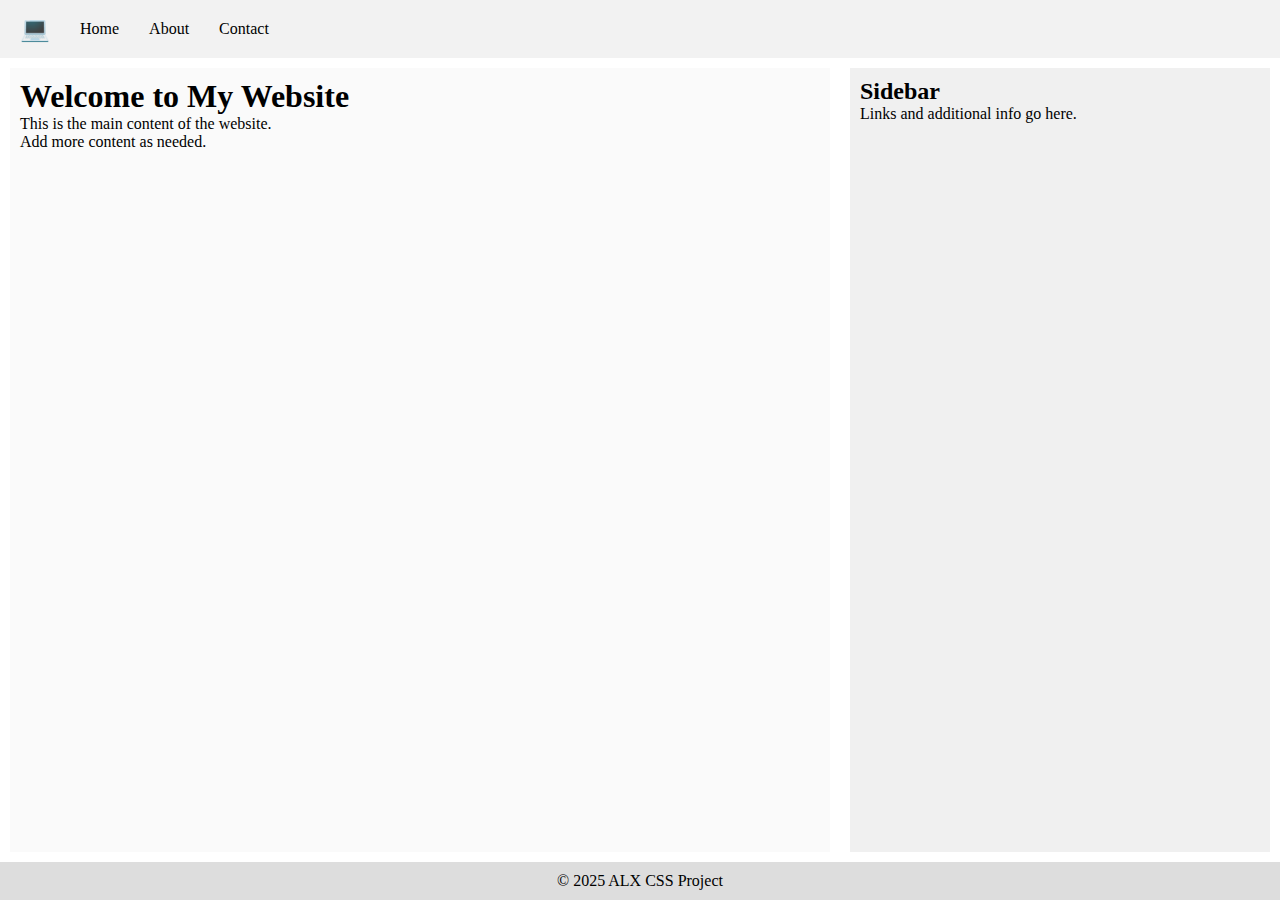
<file: css_basic/index.html>
<!DOCTYPE html>
<html lang="en">
<head>
    <meta charset="UTF-8">
    <meta name="viewport" content="width=device-width, initial-scale=1.0">
    <title>Index Page</title>
    <link href="base.css" rel="stylesheet">
    <link href="styles.css" rel="stylesheet">
</head>
<body class="works_on_smartphone">
    <header>
        <ul>
            <li class="logo">&#128187;</li>
            <li>Home</li>
            <li>About</li>
            <li>Contact</li>
        </ul>
    </header>
    <main>
        <article>
            <h1>Welcome to My Website</h1>
            <p>This is the main content of the website.</p>
            <p>Add more content as needed.</p>
        </article>
        <aside>
            <h2>Sidebar</h2>
            <p>Links and additional info go here.</p>
        </aside>
    </main>
    <footer>
        <p>© 2025 ALX CSS Project</p>
    </footer>
</body>
</html>
</file>
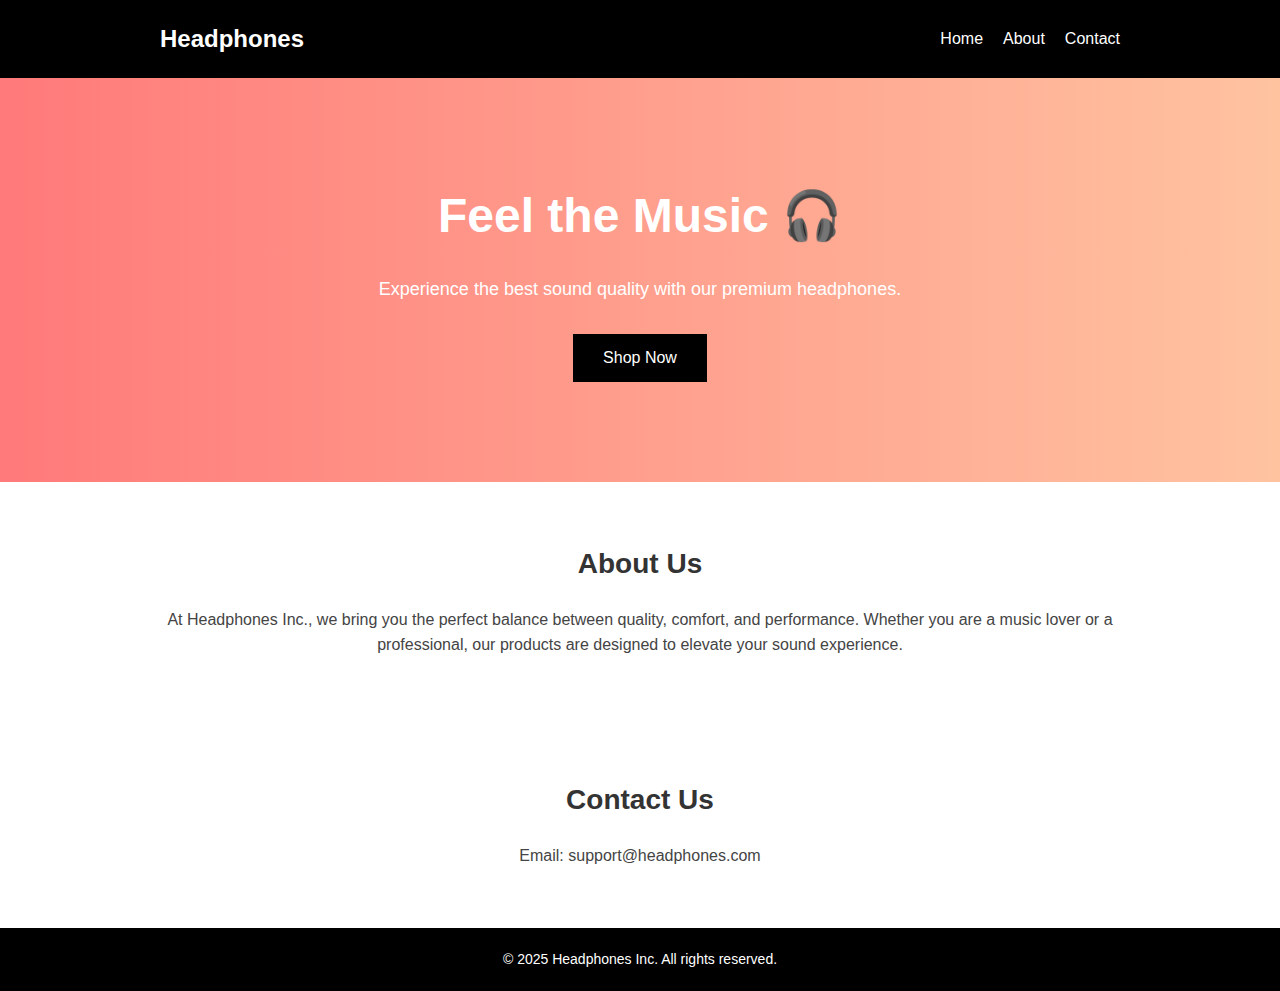
<file: headphones/index.html>
<!DOCTYPE html>
<html lang="en">
  <head>
    <meta charset="UTF-8" />
    <meta name="viewport" content="width=device-width, initial-scale=1.0" />
    <title>Headphones</title>
    <link rel="stylesheet" href="styles.css" />
  </head>
  <body>
    <!-- Header Section -->
    <header>
      <div class="container header-content">
        <h1>Headphones</h1>
        <nav>
          <ul>
            <li><a href="#home">Home</a></li>
            <li><a href="#about">About</a></li>
            <li><a href="#contact">Contact</a></li>
          </ul>
        </nav>
      </div>
    </header>

    <!-- Hero Section -->
    <main>
      <section id="home" class="hero">
        <h2>Feel the Music 🎧</h2>
        <p>Experience the best sound quality with our premium headphones.</p>
        <button>Shop Now</button>
      </section>

      <!-- About Section -->
      <section id="about" class="content">
        <h3>About Us</h3>
        <p>
          At Headphones Inc., we bring you the perfect balance between quality,
          comfort, and performance. Whether you are a music lover or a
          professional, our products are designed to elevate your sound
          experience.
        </p>
      </section>

      <!-- Contact Section -->
      <section id="contact" class="content">
        <h3>Contact Us</h3>
        <p>Email: support@headphones.com</p>
      </section>
    </main>

    <!-- Footer -->
    <footer>
      <p>&copy; 2025 Headphones Inc. All rights reserved.</p>
    </footer>
  </body>
</html>
</file>
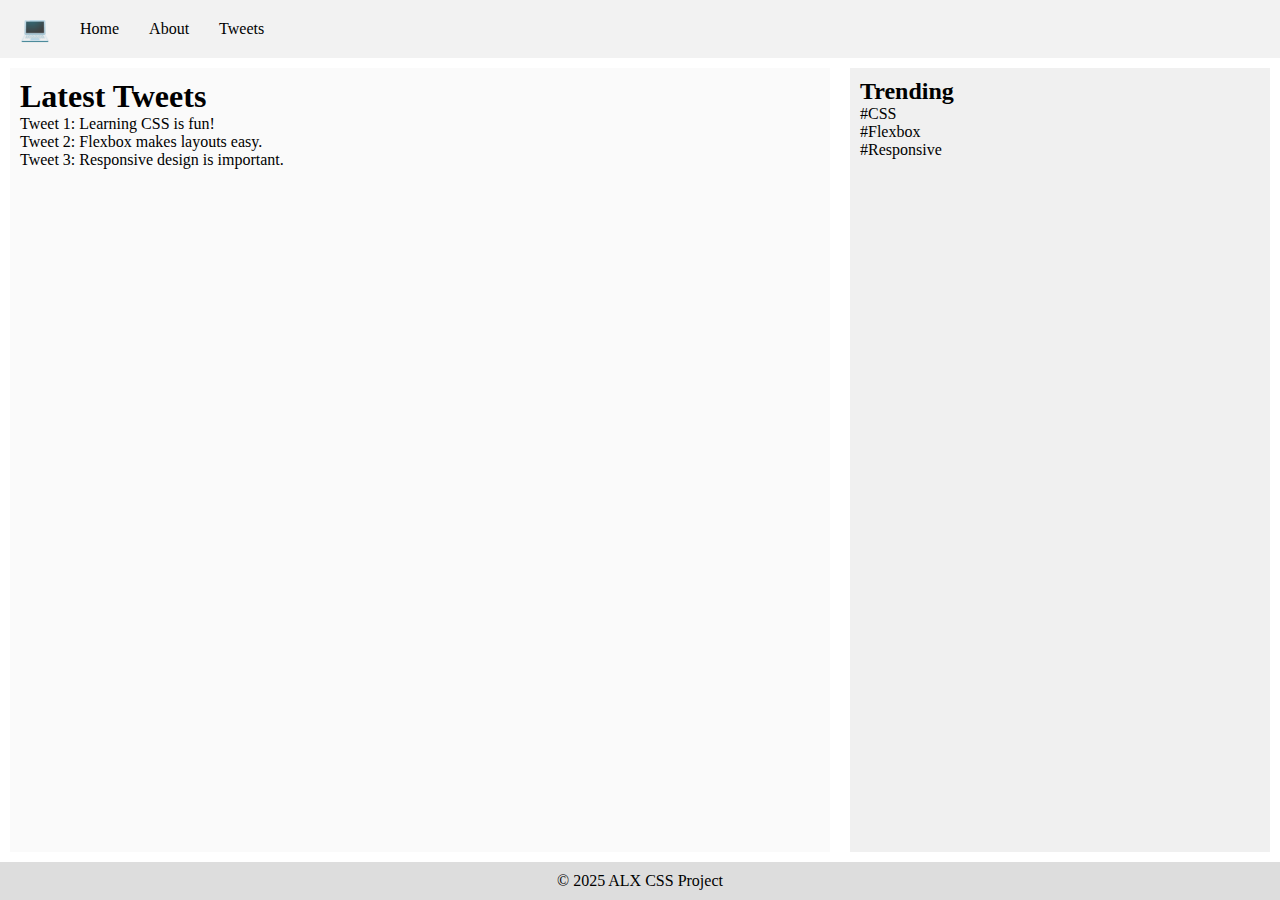
<file: css_basic/tweets.html>
<!DOCTYPE html>
<html lang="en">
<head>
    <meta charset="UTF-8">
    <meta name="viewport" content="width=device-width, initial-scale=1.0">
    <title>Tweets Page</title>
    <link href="base.css" rel="stylesheet">
    <link href="styles.css" rel="stylesheet">
</head>
<body class="works_on_smartphone">
    <header>
        <ul>
            <li class="logo">&#128187;</li>
            <li>Home</li>
            <li>About</li>
            <li>Tweets</li>
        </ul>
    </header>
    <main>
        <article>
            <h1>Latest Tweets</h1>
            <p>Tweet 1: Learning CSS is fun!</p>
            <p>Tweet 2: Flexbox makes layouts easy.</p>
            <p>Tweet 3: Responsive design is important.</p>
        </article>
        <aside>
            <h2>Trending</h2>
            <p>#CSS</p>
            <p>#Flexbox</p>
            <p>#Responsive</p>
        </aside>
    </main>
    <footer>
        <p>© 2025 ALX CSS Project</p>
    </footer>
</body>
</html>
</file>
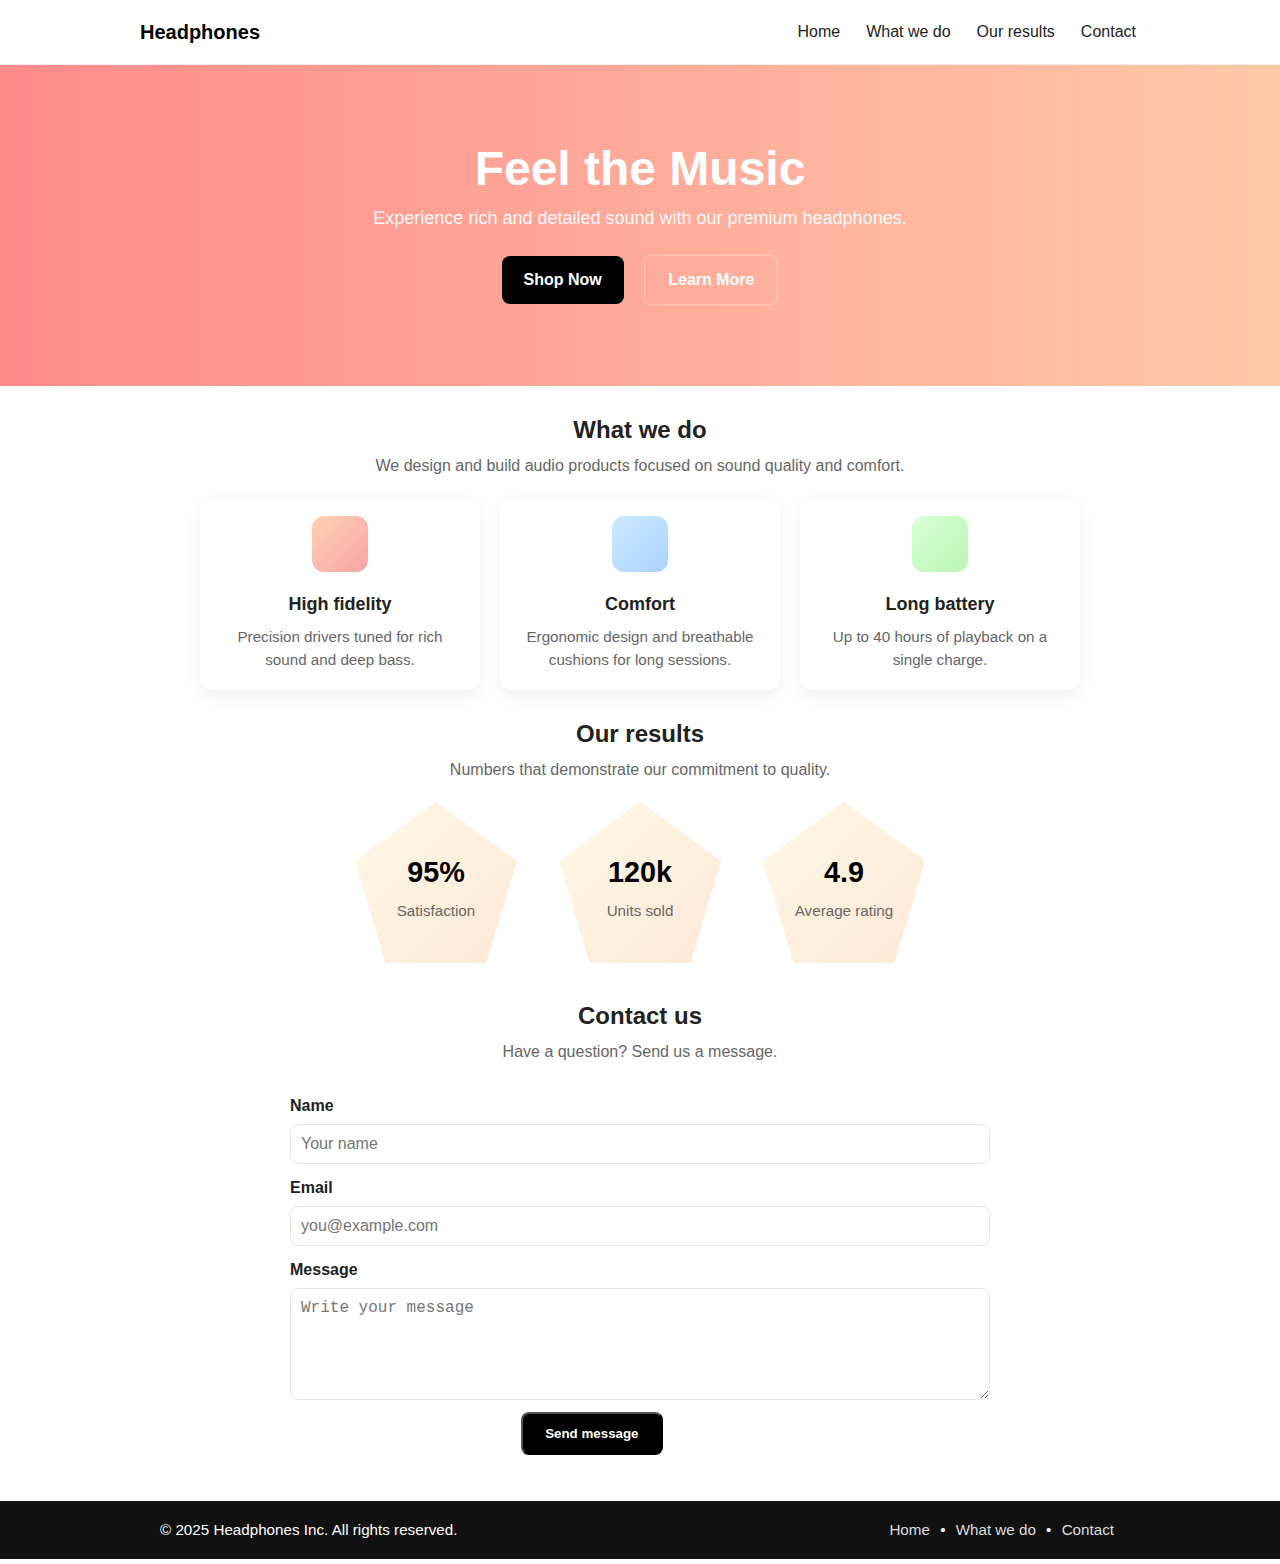
<file: headphones/8-index.html>
<!DOCTYPE html>
<html lang="en">
<head>
  <meta charset="utf-8" />
  <meta name="viewport" content="width=device-width,initial-scale=1" />
  <title>Headphones — Feel the Music</title>
  <link rel="stylesheet" href="8-styles.css" />
</head>
<body>
  <!-- Header -->
  <header class="site-header">
    <div class="container header-inner">
      <a href="#" class="brand" aria-label="Headphones home">Headphones</a>

      <nav class="main-nav" id="main-nav" aria-label="Main Navigation">
        <ul>
          <li><a href="#home">Home</a></li>
          <li><a href="#what">What we do</a></li>
          <li><a href="#results">Our results</a></li>
          <li><a href="#contact">Contact</a></li>
        </ul>
      </nav>

      <button id="hamburger" class="hamburger" aria-controls="main-nav" aria-expanded="false" aria-label="Open menu">
        <span class="hamburger-bar"></span>
        <span class="hamburger-bar"></span>
        <span class="hamburger-bar"></span>
      </button>
    </div>
  </header>

  <!-- Hero -->
  <main>
    <section id="home" class="hero">
      <div class="container hero-content" role="region" aria-label="Hero">
        <h1 class="hero-title">Feel the Music</h1>
        <p class="hero-sub">Experience rich and detailed sound with our premium headphones.</p>
        <p class="hero-cta">
          <a class="btn" href="#contact">Shop Now</a>
          <a class="btn btn-outline" href="#about">Learn More</a>
        </p>
      </div>
    </section>

    <!-- What we do -->
    <section id="what" class="what-we-do">
      <div class="container">
        <h2 class="section-title">What we do</h2>
        <p class="section-lead">We design and build audio products focused on sound quality and comfort.</p>

        <ul class="cards" aria-label="What we do list">
          <li class="card animate-card">
            <span class="icon icon-speaker" aria-hidden="true"></span>
            <h3>High fidelity</h3>
            <p>Precision drivers tuned for rich sound and deep bass.</p>
          </li>

          <li class="card animate-card">
            <span class="icon icon-comfort" aria-hidden="true"></span>
            <h3>Comfort</h3>
            <p>Ergonomic design and breathable cushions for long sessions.</p>
          </li>

          <li class="card animate-card">
            <span class="icon icon-battery" aria-hidden="true"></span>
            <h3>Long battery</h3>
            <p>Up to 40 hours of playback on a single charge.</p>
          </li>
        </ul>
      </div>
    </section>

    <!-- Our results -->
    <section id="results" class="our-results">
      <div class="container">
        <h2 class="section-title">Our results</h2>
        <p class="section-lead">Numbers that demonstrate our commitment to quality.</p>

        <div class="results-grid" aria-hidden="false">
          <!-- pentagon items drawn with CSS -->
          <div class="pentagon animate-pentagon">
            <div class="pentagon-inner">
              <div class="stat">95%</div>
              <div class="stat-label">Satisfaction</div>
            </div>
          </div>

          <div class="pentagon animate-pentagon">
            <div class="pentagon-inner">
              <div class="stat">120k</div>
              <div class="stat-label">Units sold</div>
            </div>
          </div>

          <div class="pentagon animate-pentagon">
            <div class="pentagon-inner">
              <div class="stat">4.9</div>
              <div class="stat-label">Average rating</div>
            </div>
          </div>
        </div>
      </div>
    </section>

    <!-- Contact -->
    <section id="contact" class="contact">
      <div class="container">
        <h2 class="section-title">Contact us</h2>
        <p class="section-lead">Have a question? Send us a message.</p>

        <form class="contact-form" action="#" method="post" aria-label="Contact form" novalidate>
          <div class="form-row">
            <label for="name">Name</label>
            <input id="name" name="name" type="text" placeholder="Your name" required />
          </div>

          <div class="form-row">
            <label for="email">Email</label>
            <input id="email" name="email" type="email" placeholder="you@example.com" required />
          </div>

          <div class="form-row">
            <label for="message">Message</label>
            <textarea id="message" name="message" rows="5" placeholder="Write your message"></textarea>
          </div>

          <div class="form-actions">
            <button class="btn" type="submit">Send message</button>
            <button class="btn btn-outline" type="reset">Reset</button>
          </div>
        </form>
      </div>
    </section>
  </main>

  <!-- Footer -->
  <footer class="site-footer">
    <div class="container footer-inner">
      <p>&copy; 2025 Headphones Inc. All rights reserved.</p>
      <p class="footer-links">
        <a href="#home">Home</a> • <a href="#what">What we do</a> • <a href="#contact">Contact</a>
      </p>
    </div>
  </footer>

  <script src="8-script.js" defer></script>
</body>
</html>
</file>
<file: css_basic/base.css>
body, h1, h2, p, ul, li {
    margin: 0;
    padding: 0;
    box-sizing: border-box;
}

ul {
    list-style: none;
    display: flex;
    gap: 10px;
    align-items: center;
}

li {
    padding: 5px 10px;
}

header {
    background-color: #f2f2f2;
    padding: 10px;
}

footer {
    background-color: #ddd;
    text-align: center;
    padding: 10px;
}
</file>
<file: css_basic/styles.css>
body {
    display: flex;
    flex-direction: column;
    min-height: 100vh;
}

main {
    display: flex;
    flex-direction: row;
    flex: auto;
    gap: 20px;
    padding: 10px;
}

/* Content width */
article {
    flex: 2;
    overflow-y: auto;
    padding: 10px;
    background-color: #fafafa;
}

aside {
    flex: 1;
    overflow-y: auto;
    padding: 10px;
    background-color: #f0f0f0;
}

/* Logo */
.logo {
    font-size: 24px;
}

/* Responsive adjustments */
@media screen and (max-width: 768px) {
    main {
        flex-direction: column;
    }
    article, aside {
        flex: auto;
    }
}
</file>
<file: headphones/styles.css>
/* === Reset === */
* {
  margin: 0;
  padding: 0;
  box-sizing: border-box;
}

/* === Body Styles === */
body {
  font-family: Arial, Helvetica, sans-serif;
  color: #333;
  line-height: 1.6;
  background-color: #fff;
}

/* === Container === */
.container {
  max-width: 1000px;
  margin: 0 auto;
  padding: 0 20px;
}

/* === Header === */
header {
  background-color: #000;
  color: #fff;
  padding: 20px 0;
}

.header-content {
  display: flex;
  justify-content: space-between;
  align-items: center;
}

header h1 {
  font-size: 24px;
  font-weight: bold;
}

nav ul {
  list-style: none;
  display: flex;
  gap: 20px;
}

nav a {
  color: #fff;
  text-decoration: none;
  transition: color 0.3s ease;
}

/* Hover/Active for Links */
nav a:hover,
nav a:active {
  color: #FF6565;
}

/* === Hero Section === */
.hero {
  background: linear-gradient(to right, #ff7a7a, #ffc3a0);
  color: #fff;
  text-align: center;
  padding: 100px 20px;
}

.hero h2 {
  font-size: 48px;
  margin-bottom: 20px;
}

.hero p {
  font-size: 18px;
  margin-bottom: 30px;
}

button {
  background-color: #000;
  color: #fff;
  border: none;
  padding: 15px 30px;
  font-size: 16px;
  cursor: pointer;
  transition: opacity 0.3s ease;
}

/* Hover/Active for Buttons */
button:hover,
button:active {
  opacity: 0.9;
}

/* === Content Sections === */
.content {
  padding: 60px 20px;
  max-width: 1000px;
  margin: 0 auto;
}

.content h3 {
  font-size: 28px;
  margin-bottom: 20px;
  text-align: center;
}

.content p {
  text-align: center;
  font-size: 16px;
  color: #444;
}

/* === Footer === */
footer {
  background-color: #000;
  color: #fff;
  text-align: center;
  padding: 20px;
  font-size: 14px;
}

/* === Responsive Design for ≤ 480px === */
@media screen and (max-width: 480px) {
  .header-content {
    flex-direction: column;
  }

  nav ul {
    flex-direction: column;
    gap: 10px;
    align-items: center;
  }

  .hero {
    padding: 60px 20px;
  }

  .hero h2 {
    font-size: 32px;
  }

  .hero p {
    font-size: 16px;
  }

  button {
    width: 80%;
    padding: 12px 0;
  }

  .content h3 {
    font-size: 22px;
  }

  .content p {
    font-size: 14px;
  }
}
</file>
<file: headphones/8-styles.css>
:root{
  --max-width: 1000px;
  --accent: #FF6565;
  --bg: #ffffff;
  --text: #222;
  --muted: #666;
  --brand: #000;
  --gap: 20px;
}

/* Reset */
*{box-sizing:border-box;margin:0;padding:0;}
html,body{height:100%;}
body{
  font-family: "Source Sans Pro", Arial, sans-serif;
  color:var(--text);
  background:var(--bg);
  -webkit-font-smoothing:antialiased;
  -moz-osx-font-smoothing:grayscale;
  line-height:1.5;
}

/* Container */
.container{
  max-width:var(--max-width);
  margin:0 auto;
  padding:0 20px;
}

/* Link style */
a{color:inherit;text-decoration:none;transition:color .18s ease;}
a:hover,a:active,a:focus{color:var(--accent);outline:none;}
a:focus{outline:3px solid rgba(255,101,101,0.14);outline-offset:3px;}

/* Header */
.site-header{background:#fff;position:sticky;top:0;z-index:80;border-bottom:1px solid #eee;}
.header-inner{display:flex;align-items:center;justify-content:space-between;padding:14px 0;}
.brand{font-weight:700;font-size:1.25rem;color:var(--brand);}
.main-nav ul{display:flex;gap:18px;align-items:center;list-style:none;}
.main-nav a{padding:6px 4px;border-radius:4px;display:inline-block;}
.hamburger{display:none;background:none;border:0;padding:8px;cursor:pointer;}
.hamburger .hamburger-bar{display:block;width:22px;height:2px;background:#333;margin:4px 0;border-radius:2px;}

/* Hero */
.hero{padding:80px 0;background:linear-gradient(90deg,#ff8b8b 0%,#ffc9a8 100%);color:#fff;text-align:center;}
.hero-title{font-size:3rem;margin-bottom:12px;line-height:1;}
.hero-sub{font-size:1.125rem;margin-bottom:22px;opacity:.95;}
.hero-cta .btn{margin:0 8px;}

/* Buttons */
.btn{
  display:inline-block;
  background:var(--brand);
  color:#fff;
  border-radius:8px;
  padding:12px 22px;
  text-decoration:none;
  font-weight:600;
  transition:opacity .18s ease,transform .18s ease;
}
.btn-outline{background:transparent;border:2px solid rgba(255,255,255,0.2);}
.btn:hover,.btn:active,.btn:focus{opacity:.9;transform:translateY(-2px);outline:none;}
.btn:focus{outline:3px solid rgba(0,0,0,0.08);outline-offset:3px;}

/* Sections */
.section-title{font-size:1.5rem;margin-top:26px;margin-bottom:6px;text-align:center;}
.section-lead{color:var(--muted);text-align:center;margin-bottom:20px;}

/* Cards (What we do) */
.cards{display:flex;gap:20px;list-style:none;justify-content:center;margin-top:16px;flex-wrap:wrap;padding:0;}
.card{
  background:#fff;padding:18px;border-radius:12px;box-shadow:0 6px 18px rgba(0,0,0,0.06);
  width:280px;text-align:center;transition:transform .28s ease,box-shadow .28s ease;overflow:hidden;
}
.card h3{margin:12px 0 8px;font-size:1.125rem;}
.card p{color:var(--muted);font-size:0.95rem;}

/* simple icon placeholders */
.icon{display:inline-block;width:56px;height:56px;border-radius:12px;background:linear-gradient(135deg,#f6a4a4,#ffd1b3);margin:0 auto;}
.icon-speaker{background:linear-gradient(135deg,#ffd1b3,#f6a4a4);}
.icon-comfort{background:linear-gradient(135deg,#cfe9ff,#a8d4ff);}
.icon-battery{background:linear-gradient(135deg,#d9ffd6,#b8f7b3);}

/* Our results - pentagon grid built with CSS clip-path */
.results-grid{display:flex;gap:24px;justify-content:center;margin-top:18px;flex-wrap:wrap;}
.pentagon{
  width:180px;height:170px;display:flex;align-items:center;justify-content:center;border-radius:8px;
  clip-path:polygon(50% 0%, 95% 35%, 78% 95%, 22% 95%, 5% 35%);
  background:linear-gradient(135deg,#fff9e6,#ffe7d6);box-shadow:0 6px 16px rgba(0,0,0,0.06);
}
.pentagon-inner{display:flex;flex-direction:column;align-items:center;justify-content:center;padding:18px;}
.stat{font-size:1.8rem;font-weight:700;color:var(--brand);}
.stat-label{font-size:0.95rem;color:var(--muted);margin-top:6px;}

/* Contact form */
.contact-form{max-width:720px;margin:0 auto;padding:10px;border-radius:10px;}
.form-row{display:flex;flex-direction:column;margin-bottom:12px;}
.form-row label{font-weight:600;margin-bottom:6px;}
.form-row input,.form-row textarea{
  padding:10px;border:1px solid #e6e6e6;border-radius:8px;font-size:1rem;
  width:100%;
}
.form-actions{display:flex;gap:12px;align-items:center;justify-content:center;margin-top:10px;}

/* Footer */
.site-footer{padding:18px 0;background:#111;color:#fff;margin-top:36px;}
.footer-inner{display:flex;justify-content:space-between;align-items:center;gap:12px;flex-wrap:wrap;font-size:0.95rem;}
.footer-links a{color:#ddd;padding:6px;}

/* Animations */
@keyframes floatUp {
  0%{transform:translateY(0) rotate(0deg);opacity:1;}
  50%{transform:translateY(-8px) rotate(-2deg);opacity:.95;}
  100%{transform:translateY(0) rotate(0deg);opacity:1;}
}
.animate-card{animation:floatUp 4s ease-in-out infinite;}
.animate-pentagon{animation:floatUp 5s ease-in-out infinite;}

/* Hover effects for cards and pentagons */
.card:hover{transform:translateY(-8px);box-shadow:0 14px 32px rgba(0,0,0,0.12);}
.pentagon:hover{transform:scale(1.04);box-shadow:0 18px 36px rgba(0,0,0,0.12);}

/* Focus styles for accessibility */
a:focus, button:focus, input:focus, textarea:focus{outline:3px solid rgba(255,101,101,0.12);outline-offset:3px}

/* Responsive: <= 480px */
@media (max-width:480px){
  .header-inner{flex-direction:row;gap:10px;align-items:center;}
  .main-nav{display:none;position:absolute;top:64px;left:0;right:0;background:#fff;border-top:1px solid #eee;padding:12px 0;}
  .main-nav.open{display:block;}
  .main-nav ul{flex-direction:column;align-items:center;gap:12px;padding:6px 0;}
  .hamburger{display:block;}
  .hero{padding:40px 8px;}
  .hero-title{font-size:2rem;}
  .cards{flex-direction:column;align-items:center;}
  .card{width:100%;}
  .results-grid{flex-direction:column;align-items:center;}
  .pentagon{width:220px;height:200px;}
  .contact-form{padding:0 10px;}
  .container{padding:0 16px;}
}

/* Enforce max width center even for very small screens */
@media (min-width:1001px){
  .container{max-width:1000px;}
}
</file>
